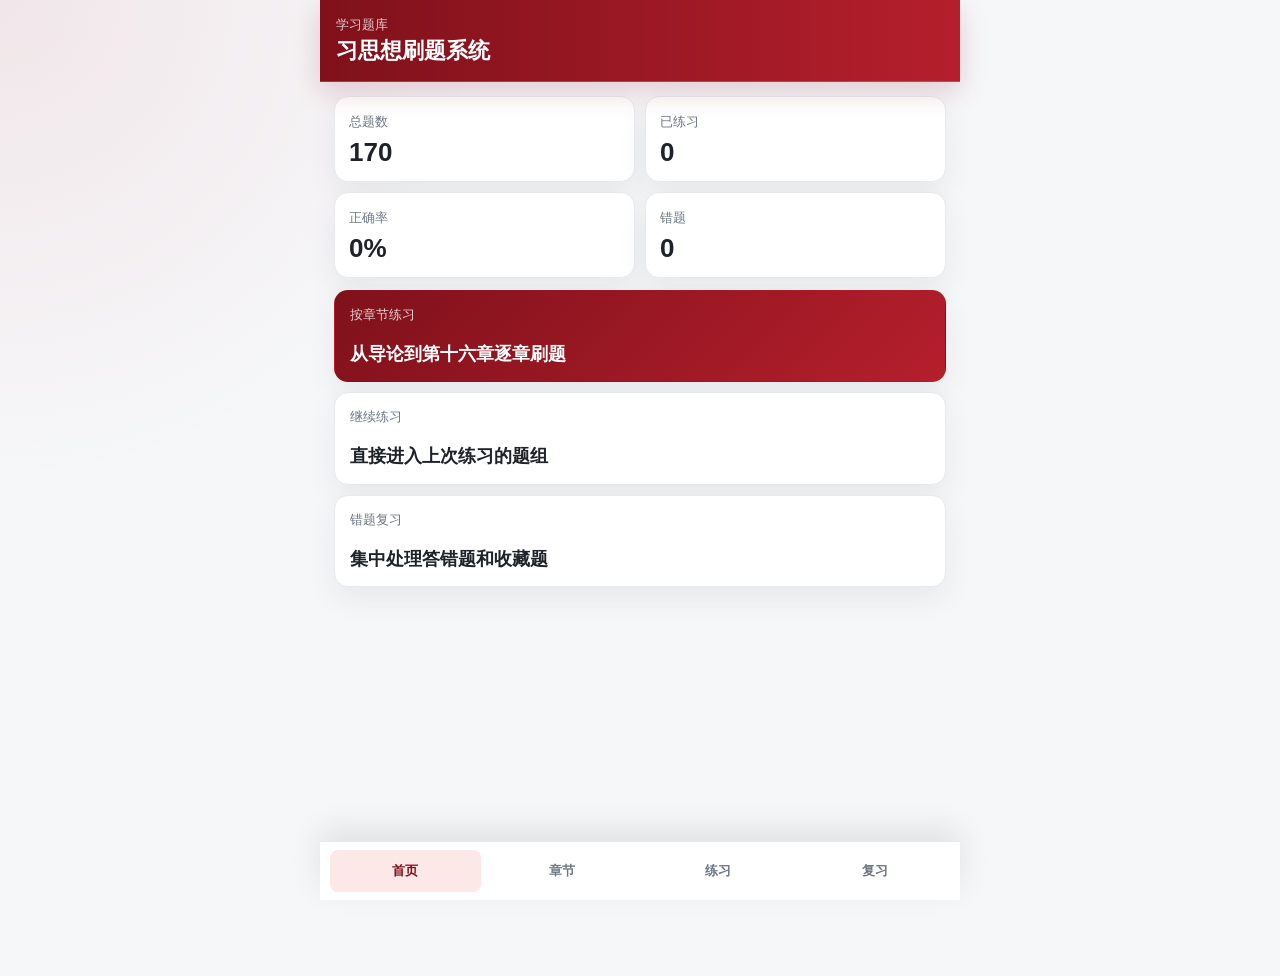
<file: index.html>
<!doctype html>
<html lang="zh-CN">
  <head>
    <meta charset="UTF-8" />
    <meta name="viewport" content="width=device-width, initial-scale=1.0, maximum-scale=1.0, user-scalable=no" />
    <title>首页 - 习思想刷题系统</title>
    <link rel="stylesheet" href="styles.css?v=20260612-5" />
  </head>
  <body data-page="home">
    <div class="app-shell">
      <header class="topbar simple-topbar">
        <div class="brand-block">
          <p class="eyebrow">学习题库</p>
          <h1>习思想刷题系统</h1>
        </div>
      </header>

      <main class="page-shell simple-page">
        <section class="summary-grid" aria-label="学习概览">
          <article class="metric-card">
            <span>总题数</span>
            <strong id="totalQuestions">0</strong>
          </article>
          <article class="metric-card">
            <span>已练习</span>
            <strong id="answeredQuestions">0</strong>
          </article>
          <article class="metric-card">
            <span>正确率</span>
            <strong id="accuracyRate">0%</strong>
          </article>
          <article class="metric-card">
            <span>错题</span>
            <strong id="mistakeCount">0</strong>
          </article>
        </section>

        <section class="home-actions simple-actions" aria-label="常用操作">
          <a class="feature-card primary-feature" href="chapters.html">
            <span>按章节练习</span>
            <strong>从导论到第十六章逐章刷题</strong>
          </a>
          <a class="feature-card" href="practice.html">
            <span>继续练习</span>
            <strong>直接进入上次练习的题组</strong>
          </a>
          <a class="feature-card" href="review.html">
            <span>错题复习</span>
            <strong>集中处理答错题和收藏题</strong>
          </a>
        </section>
      </main>

      <nav class="site-nav" aria-label="主要导航">
        <a href="index.html" class="active">首页</a>
        <a href="chapters.html">章节</a>
        <a href="practice.html">练习</a>
        <a href="review.html">复习</a>
      </nav>
    </div>

    <script src="app.js?v=20260612-5"></script>
    <script src="pages.js?v=20260612-5"></script>
  </body>
</html>
</file>
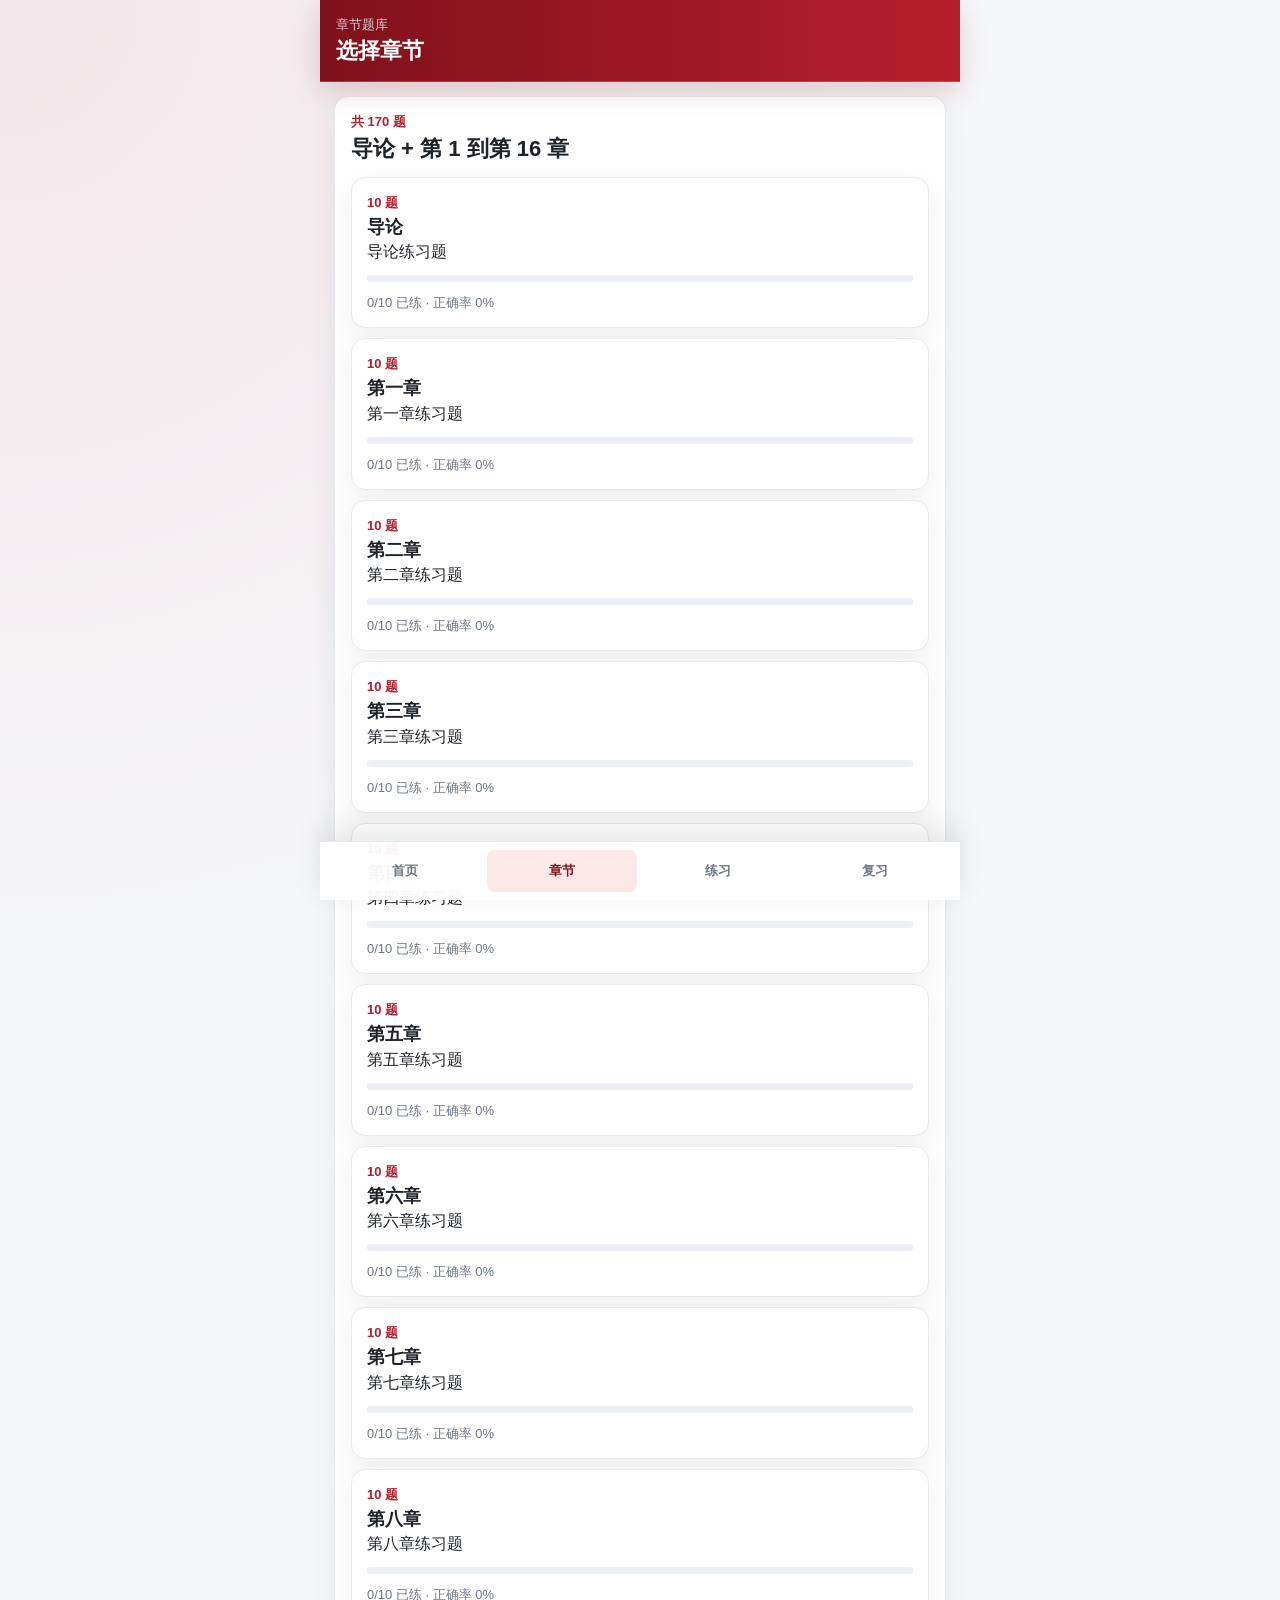
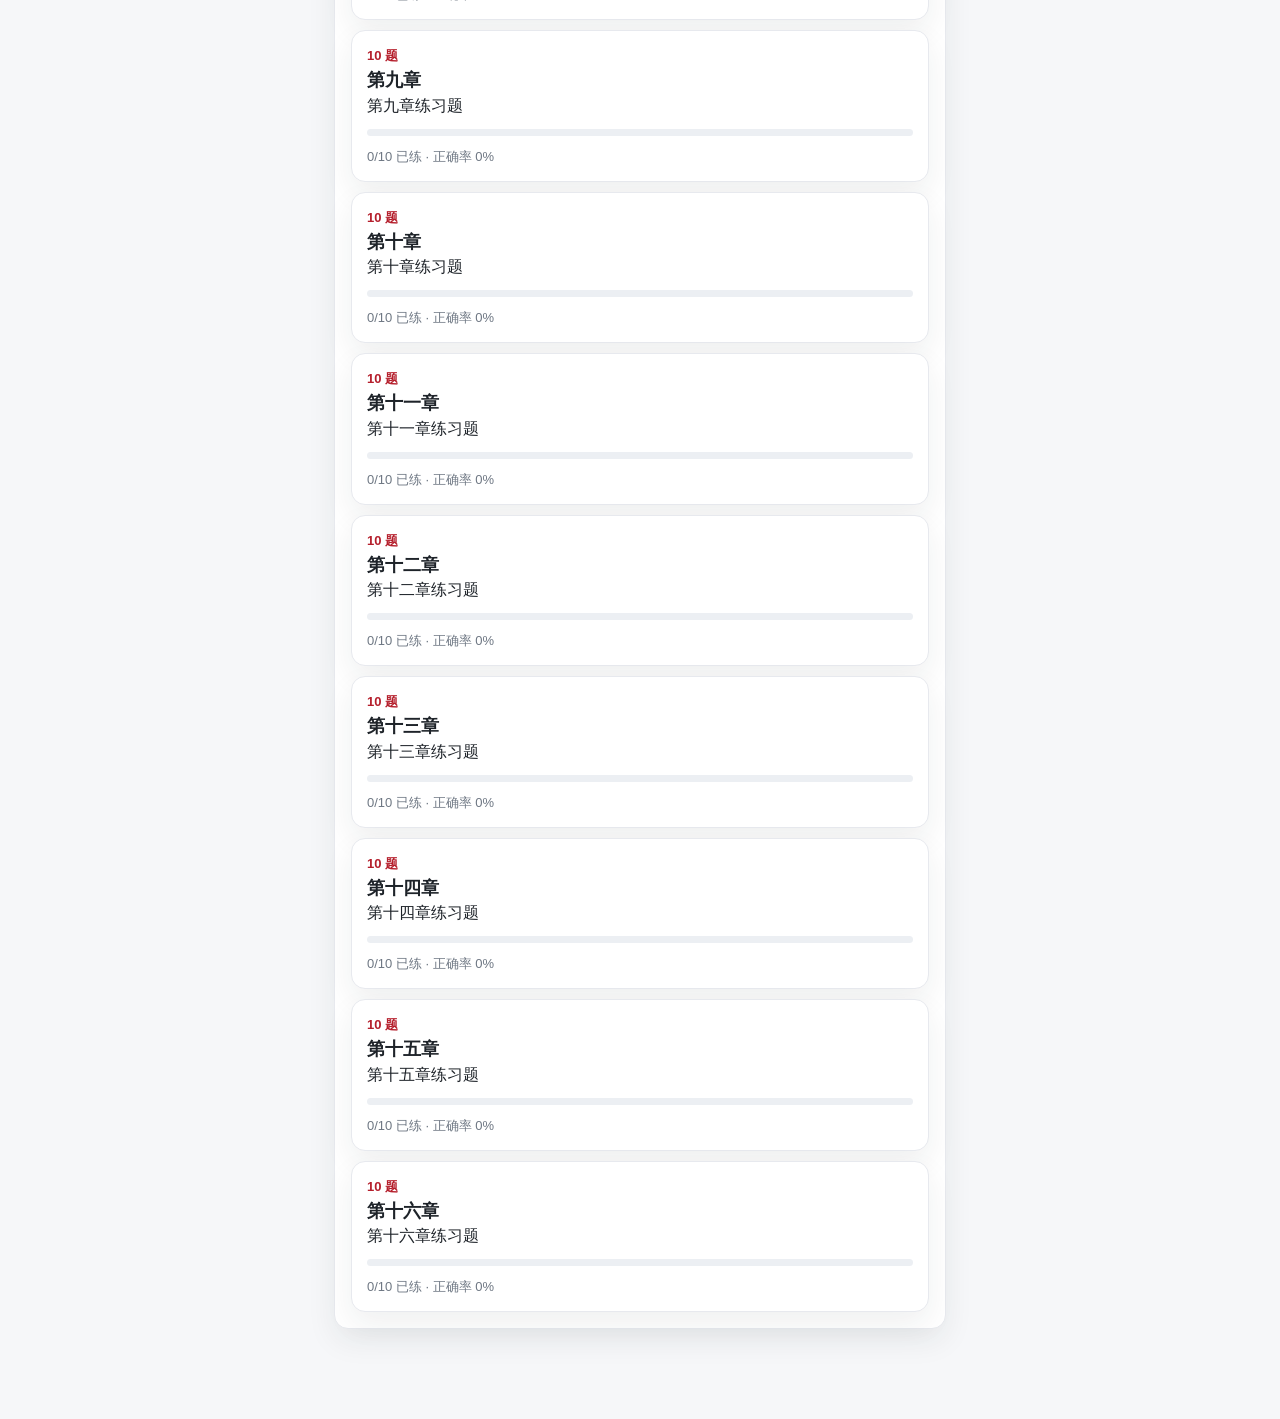
<file: chapters.html>
<!doctype html>
<html lang="zh-CN">
  <head>
    <meta charset="UTF-8" />
    <meta name="viewport" content="width=device-width, initial-scale=1.0, maximum-scale=1.0, user-scalable=no" />
    <title>章节 - 习思想刷题系统</title>
    <link rel="stylesheet" href="styles.css?v=20260612-5" />
  </head>
  <body data-page="chapters">
    <div class="app-shell">
      <header class="topbar simple-topbar">
        <div class="brand-block">
          <p class="eyebrow">章节题库</p>
          <h1>选择章节</h1>
        </div>
      </header>

      <main class="page-shell simple-page">
        <section class="page-section simple-section">
          <div class="section-heading">
            <p class="mode-label">共 170 题</p>
            <h2>导论 + 第 1 到第 16 章</h2>
          </div>
          <div id="chapterCards" class="chapter-card-grid simple-chapters"></div>
        </section>
      </main>

      <nav class="site-nav" aria-label="主要导航">
        <a href="index.html">首页</a>
        <a href="chapters.html" class="active">章节</a>
        <a href="practice.html">练习</a>
        <a href="review.html">复习</a>
      </nav>
    </div>

    <script src="app.js?v=20260612-5"></script>
    <script src="pages.js?v=20260612-5"></script>
  </body>
</html>
</file>
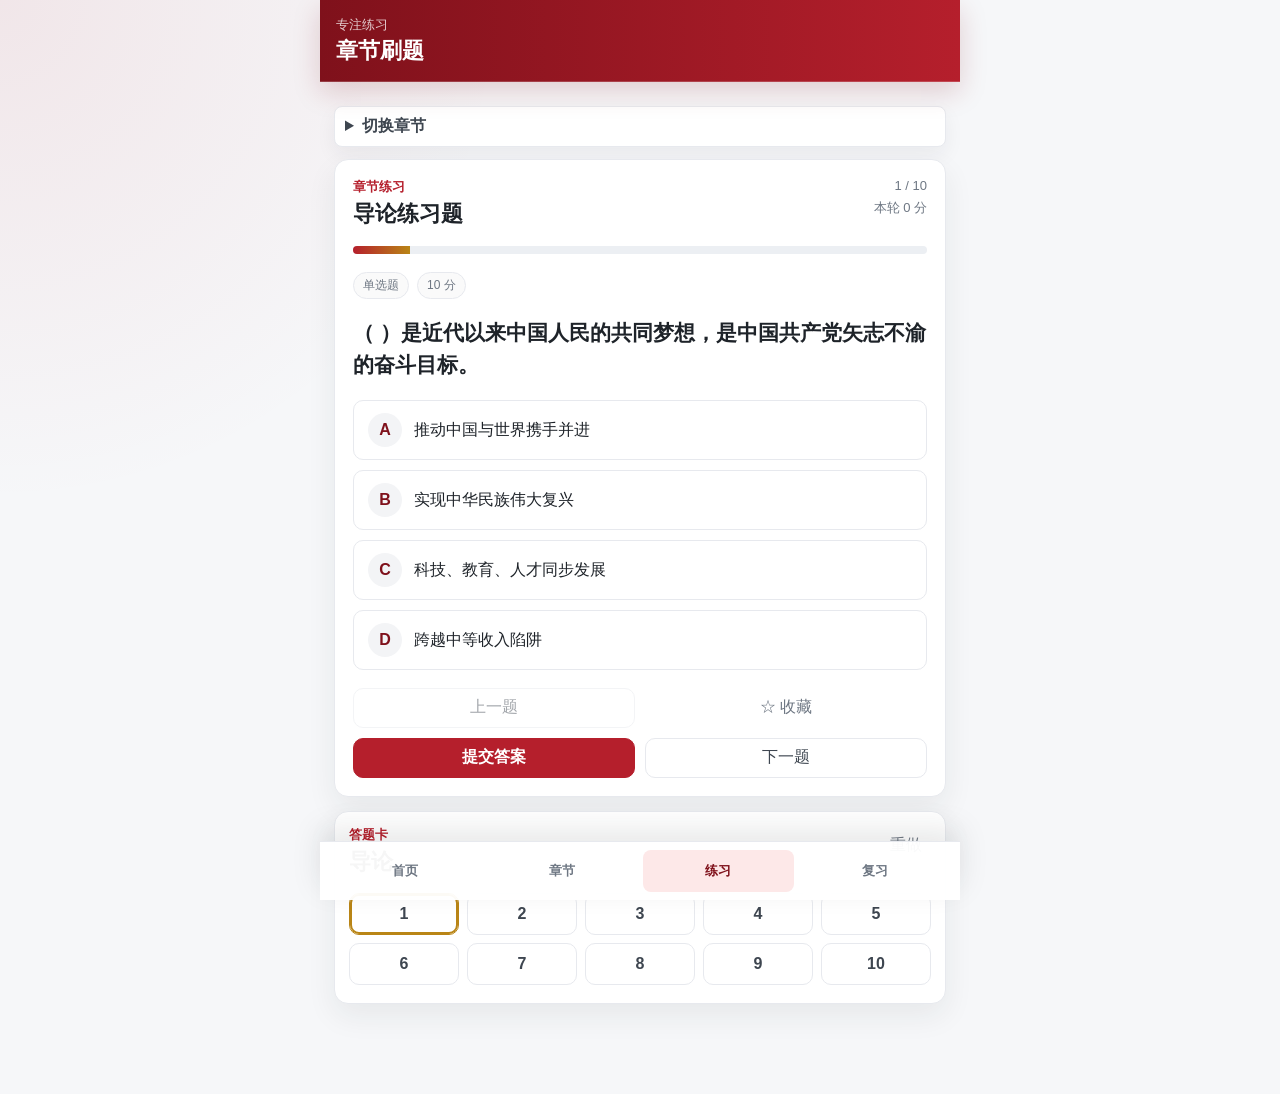
<file: practice.html>
<!doctype html>
<html lang="zh-CN">
  <head>
    <meta charset="UTF-8" />
    <meta name="viewport" content="width=device-width, initial-scale=1.0, maximum-scale=1.0, user-scalable=no" />
    <title>练习 - 习思想刷题系统</title>
    <link rel="stylesheet" href="styles.css?v=20260612-5" />
  </head>
  <body data-page="practice">
    <div class="app-shell">
      <header class="topbar simple-topbar">
        <div class="brand-block">
          <p class="eyebrow">专注练习</p>
          <h1>章节刷题</h1>
        </div>
      </header>

      <main class="workspace practice-page">
        <details class="chapter-picker simple-picker">
          <summary>切换章节</summary>
          <div id="chapterList" class="chapter-list"></div>
        </details>

        <section class="practice-layout">
          <article class="question-panel">
            <div class="practice-header">
              <div>
                <p class="mode-label" id="modeLabel">章节练习</p>
                <h2 id="setTitle">导论练习题</h2>
              </div>
              <div class="progress-copy">
                <span id="questionIndex">1 / 10</span>
                <span id="sessionScore">本轮 0 分</span>
              </div>
            </div>

            <div class="progress-bar" aria-hidden="true">
              <span id="progressFill"></span>
            </div>

            <div class="question-meta">
              <span id="questionType">单选题</span>
              <span id="questionPoint">10 分</span>
            </div>

            <h3 id="questionText"></h3>
            <div id="optionsList" class="options-list"></div>
            <div id="feedback" class="feedback" hidden></div>

            <div class="question-actions">
              <button class="ghost-button" id="prevQuestion" type="button">上一题</button>
              <button class="text-button" id="favoriteQuestion" type="button">☆ 收藏</button>
              <button class="primary-button" id="submitAnswer" type="button">提交</button>
              <button class="ghost-button" id="nextQuestion" type="button">下一题</button>
            </div>
          </article>

          <aside class="answer-sheet compact-sheet" aria-label="答题卡">
            <div class="sheet-header">
              <div>
                <p class="mode-label">答题卡</p>
                <h2 id="sheetTitle">导论</h2>
              </div>
              <button class="text-button" id="restartSet" type="button">重做</button>
            </div>
            <div id="answerGrid" class="answer-grid"></div>
            <div class="chapter-status" id="chapterStatus"></div>
          </aside>
        </section>
      </main>

      <nav class="site-nav" aria-label="主要导航">
        <a href="index.html">首页</a>
        <a href="chapters.html">章节</a>
        <a href="practice.html" class="active">练习</a>
        <a href="review.html">复习</a>
      </nav>
    </div>

    <script src="app.js?v=20260612-5"></script>
  </body>
</html>
</file>
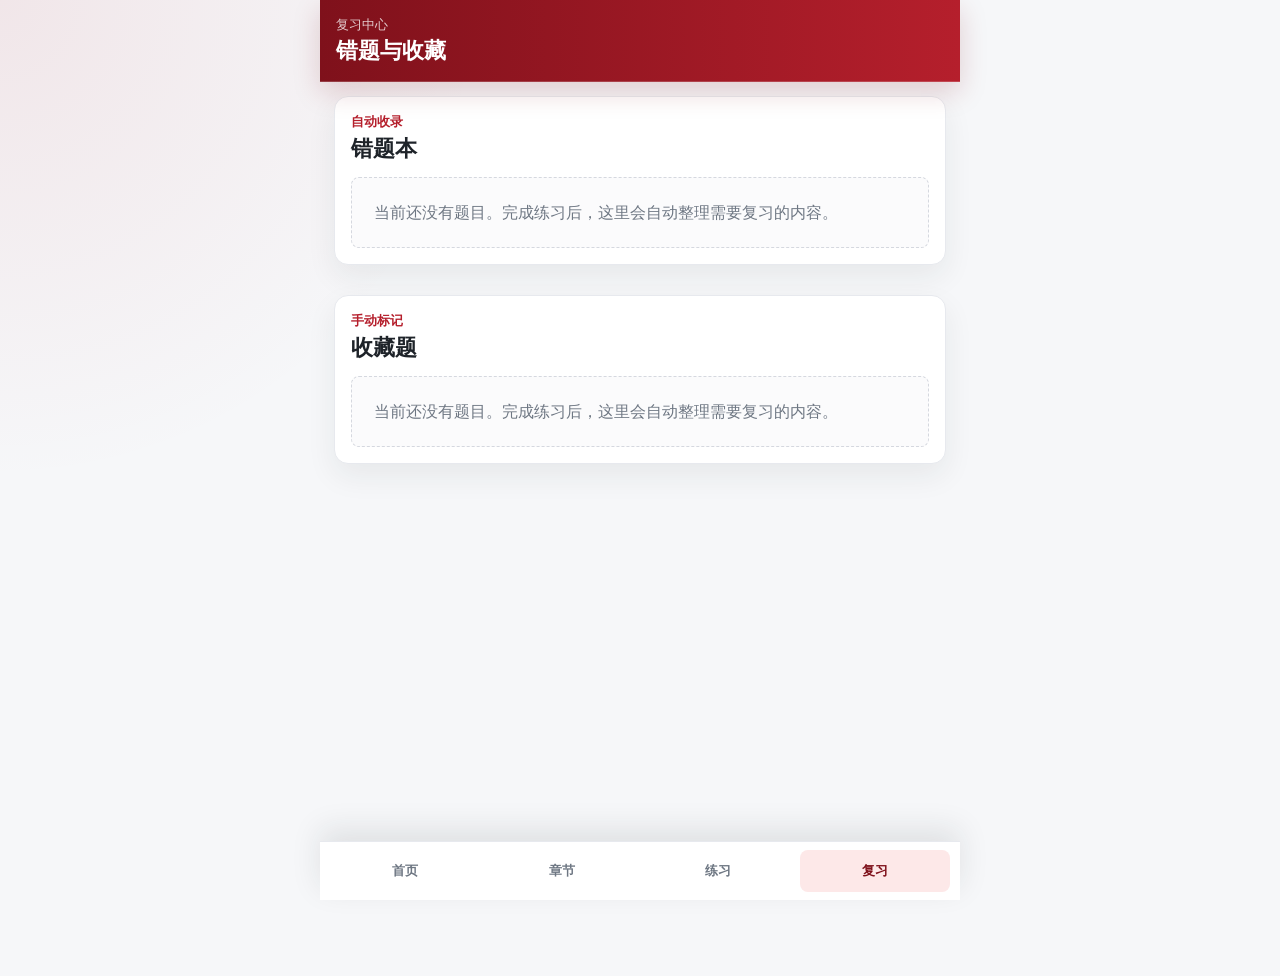
<file: review.html>
<!doctype html>
<html lang="zh-CN">
  <head>
    <meta charset="UTF-8" />
    <meta name="viewport" content="width=device-width, initial-scale=1.0, maximum-scale=1.0, user-scalable=no" />
    <title>复习 - 习思想刷题系统</title>
    <link rel="stylesheet" href="styles.css?v=20260612-5" />
  </head>
  <body data-page="review">
    <div class="app-shell">
      <header class="topbar simple-topbar">
        <div class="brand-block">
          <p class="eyebrow">复习中心</p>
          <h1>错题与收藏</h1>
        </div>
      </header>

      <main class="page-shell simple-page">
        <section class="page-section simple-section">
          <div class="section-heading">
            <p class="mode-label">自动收录</p>
            <h2>错题本</h2>
          </div>
          <div id="mistakeList" class="review-list"></div>
        </section>

        <section class="page-section simple-section">
          <div class="section-heading">
            <p class="mode-label">手动标记</p>
            <h2>收藏题</h2>
          </div>
          <div id="favoriteList" class="review-list"></div>
        </section>
      </main>

      <nav class="site-nav" aria-label="主要导航">
        <a href="index.html">首页</a>
        <a href="chapters.html">章节</a>
        <a href="practice.html">练习</a>
        <a href="review.html" class="active">复习</a>
      </nav>
    </div>

    <script src="app.js?v=20260612-5"></script>
    <script src="pages.js?v=20260612-5"></script>
  </body>
</html>
</file>
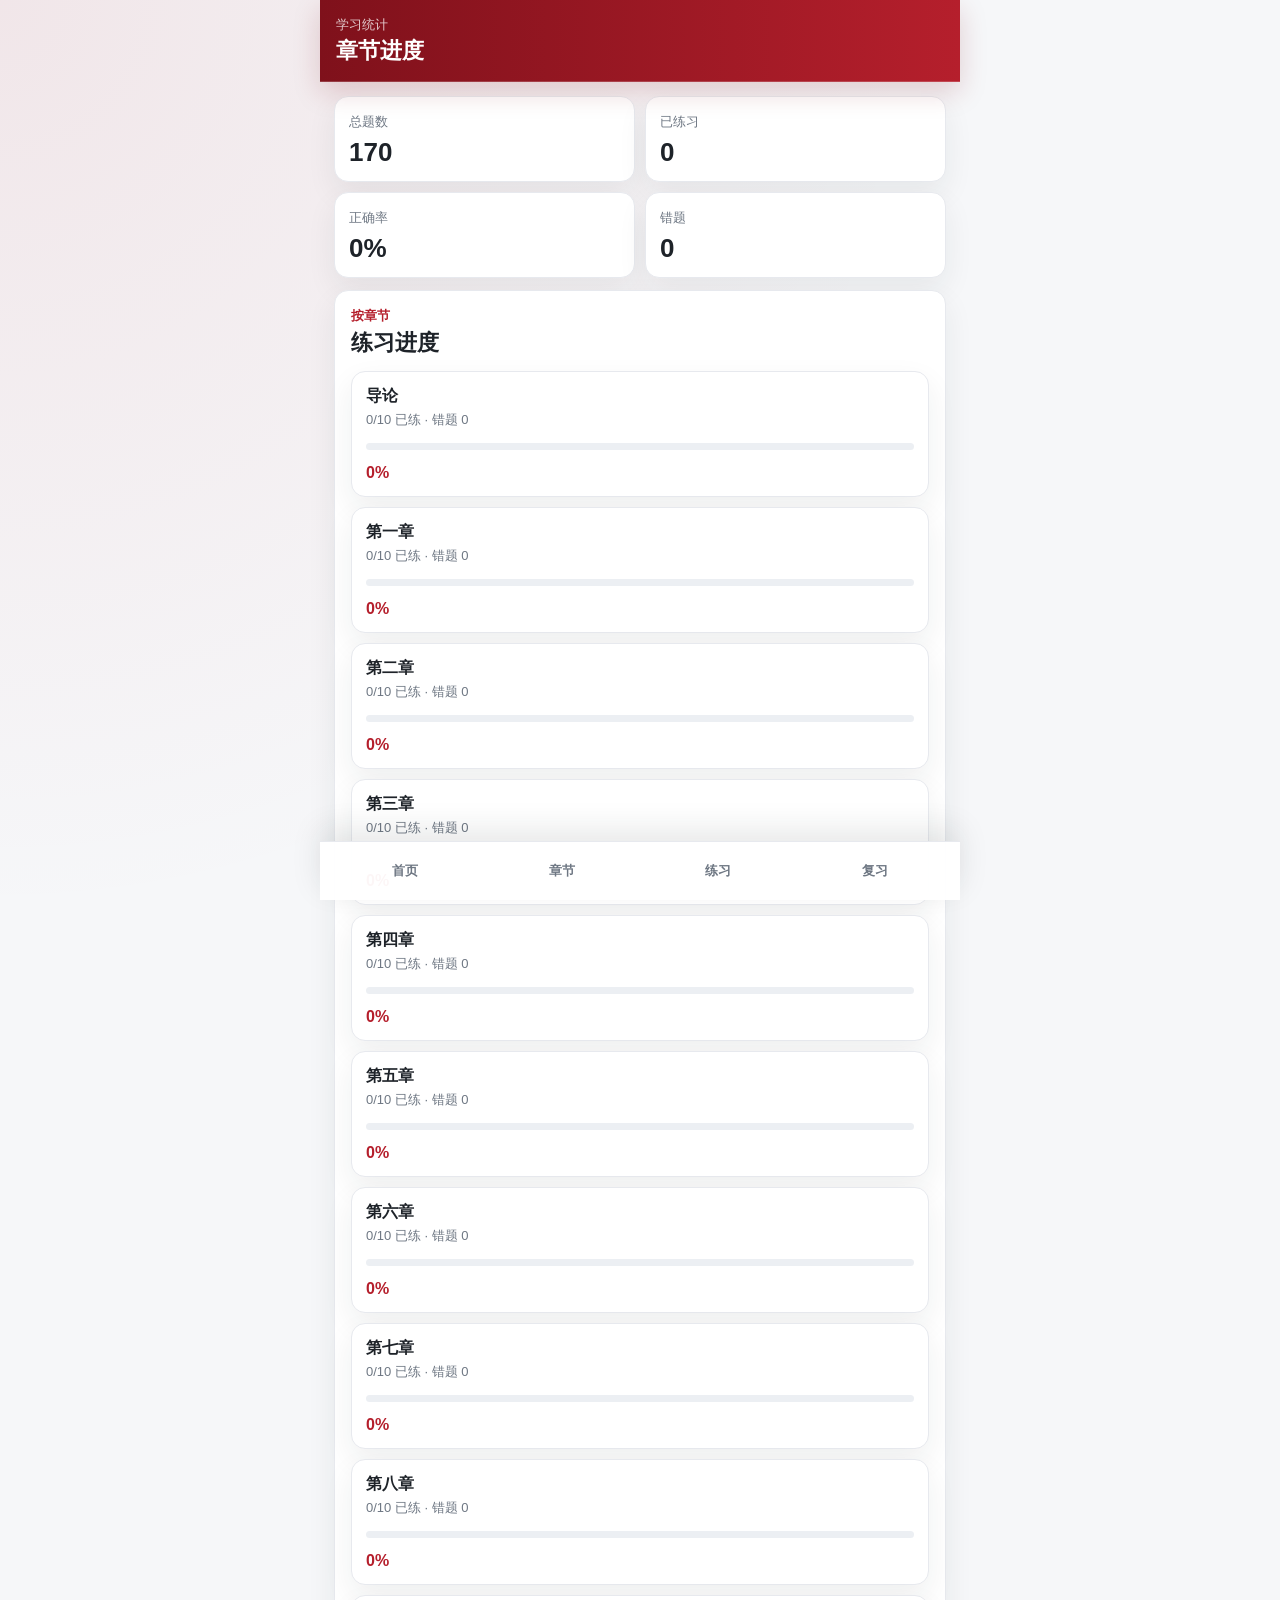
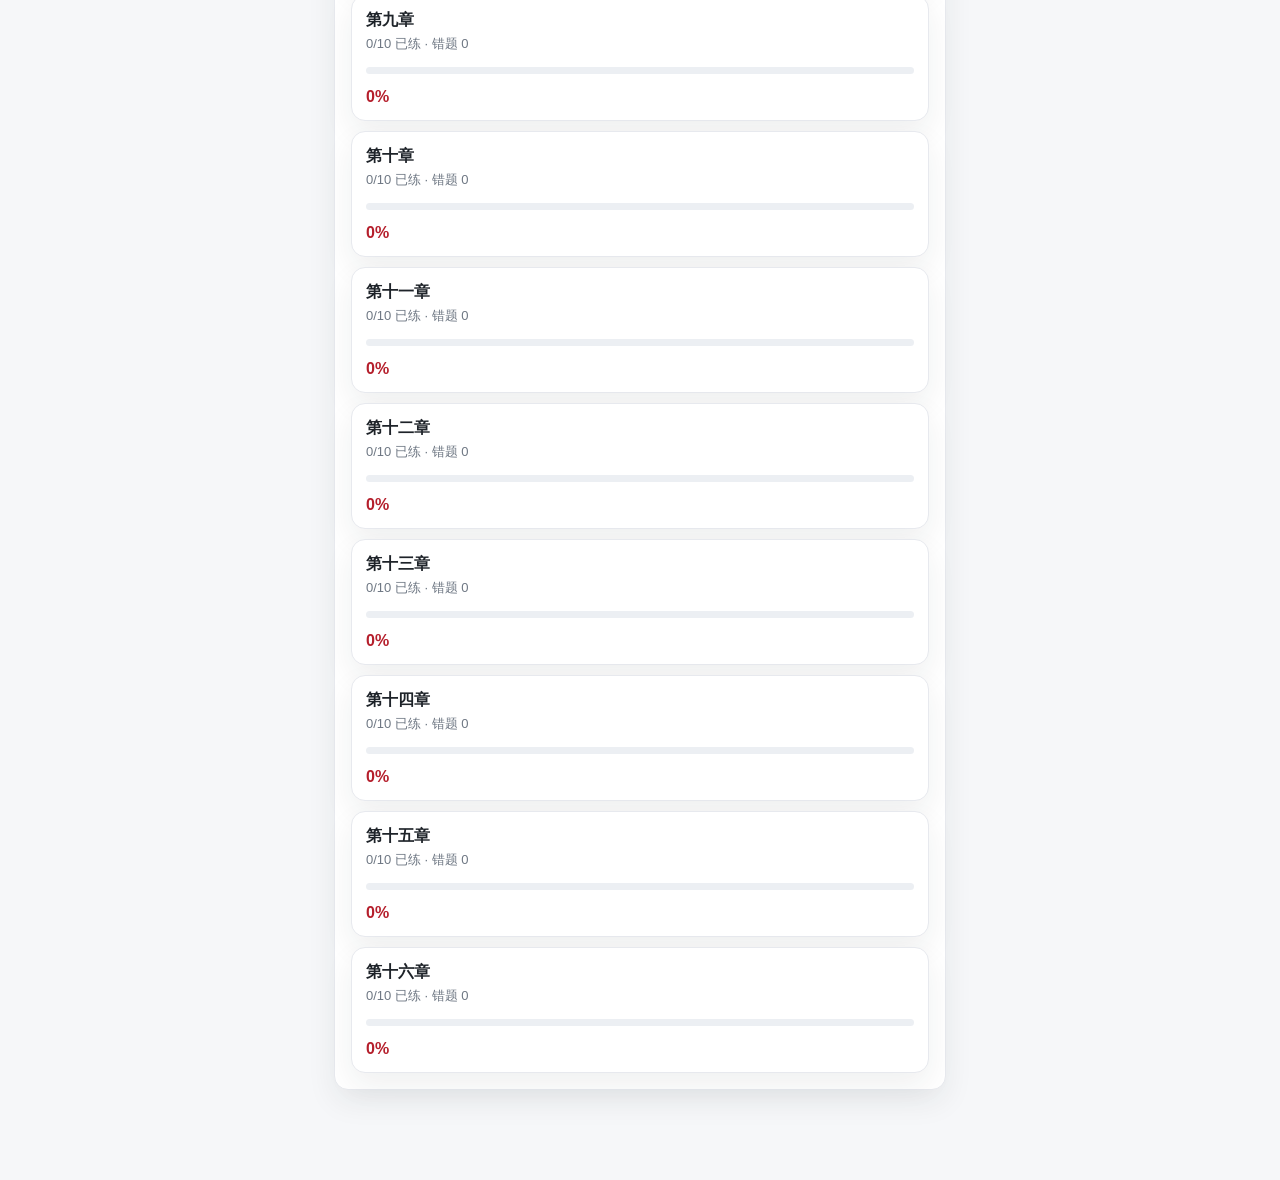
<file: stats.html>
<!doctype html>
<html lang="zh-CN">
  <head>
    <meta charset="UTF-8" />
    <meta name="viewport" content="width=device-width, initial-scale=1.0, maximum-scale=1.0, user-scalable=no" />
    <title>统计 - 习思想刷题系统</title>
    <link rel="stylesheet" href="styles.css?v=20260612-5" />
  </head>
  <body data-page="stats">
    <div class="app-shell">
      <header class="topbar simple-topbar">
        <div class="brand-block">
          <p class="eyebrow">学习统计</p>
          <h1>章节进度</h1>
        </div>
      </header>

      <main class="page-shell simple-page">
        <section class="summary-grid" aria-label="学习概览">
          <article class="metric-card">
            <span>总题数</span>
            <strong id="totalQuestions">0</strong>
          </article>
          <article class="metric-card">
            <span>已练习</span>
            <strong id="answeredQuestions">0</strong>
          </article>
          <article class="metric-card">
            <span>正确率</span>
            <strong id="accuracyRate">0%</strong>
          </article>
          <article class="metric-card">
            <span>错题</span>
            <strong id="mistakeCount">0</strong>
          </article>
        </section>

        <section class="page-section simple-section">
          <div class="section-heading">
            <p class="mode-label">按章节</p>
            <h2>练习进度</h2>
          </div>
          <div id="chapterStats" class="stats-list"></div>
        </section>
      </main>

      <nav class="site-nav" aria-label="主要导航">
        <a href="index.html">首页</a>
        <a href="chapters.html">章节</a>
        <a href="practice.html">练习</a>
        <a href="review.html">复习</a>
      </nav>
    </div>

    <script src="app.js?v=20260612-5"></script>
    <script src="pages.js?v=20260612-5"></script>
  </body>
</html>
</file>
<file: styles.css>
:root {
  --red-900: #7f111b;
  --red-700: #b51f2c;
  --red-100: #fde8e8;
  --gold-600: #b98516;
  --gold-100: #fff4d9;
  --green-700: #1e7a48;
  --green-100: #e4f6ea;
  --ink-900: #1e2329;
  --ink-700: #3e4650;
  --ink-500: #6e7783;
  --line: #e7e9ee;
  --paper: #ffffff;
  --page: #f6f7f9;
  --shadow: 0 16px 40px rgba(33, 37, 43, 0.08);
}

* {
  box-sizing: border-box;
}

html,
body {
  overflow-x: hidden;
}

body {
  margin: 0;
  min-width: 320px;
  color: var(--ink-900);
  background: var(--page);
  font-family:
    "Microsoft YaHei",
    "PingFang SC",
    "Noto Sans CJK SC",
    Arial,
    sans-serif;
}

button {
  font: inherit;
}

a {
  color: inherit;
  text-decoration: none;
}

.app-shell {
  min-height: 100vh;
}

.topbar {
  min-height: 88px;
  padding: 18px clamp(16px, 4vw, 42px);
  color: #fff;
  background: linear-gradient(90deg, var(--red-900), var(--red-700));
  display: flex;
  align-items: center;
  justify-content: space-between;
  gap: 16px;
}

.eyebrow,
.mode-label {
  margin: 0 0 4px;
  color: rgba(255, 255, 255, 0.78);
  font-size: 13px;
}

.mode-label {
  color: var(--red-700);
  font-weight: 700;
}

.topbar h1 {
  margin: 0;
  font-size: 26px;
  line-height: 1.2;
  letter-spacing: 0;
}

.brand-block {
  min-width: 180px;
}

.site-nav {
  display: flex;
  align-items: center;
  justify-content: center;
  gap: 6px;
  flex: 1 1 auto;
  flex-wrap: wrap;
}

.site-nav a {
  min-height: 36px;
  padding: 8px 12px;
  display: inline-flex;
  align-items: center;
  justify-content: center;
  border: 1px solid rgba(255, 255, 255, 0.22);
  border-radius: 8px;
  color: rgba(255, 255, 255, 0.86);
  font-size: 14px;
  font-weight: 700;
}

.site-nav a.active,
.site-nav a:hover {
  color: #fff;
  background: rgba(255, 255, 255, 0.14);
}

.top-actions,
.question-actions {
  display: flex;
  align-items: center;
  gap: 10px;
  flex-wrap: wrap;
}

.workspace {
  display: grid;
  grid-template-columns: 260px minmax(0, 1fr);
  gap: 18px;
  padding: 18px clamp(16px, 4vw, 42px) 32px;
}

.page-shell {
  width: min(1180px, 100%);
  margin: 0 auto;
  padding: 18px clamp(16px, 4vw, 42px) 36px;
}

.two-column-page {
  display: grid;
  grid-template-columns: repeat(2, minmax(0, 1fr));
  gap: 18px;
}

.sidebar,
.question-panel,
.answer-sheet,
.metric-card,
.page-section,
.feature-card,
.chapter-card,
.review-item,
.stats-row {
  background: var(--paper);
  border: 1px solid var(--line);
  border-radius: 8px;
  box-shadow: var(--shadow);
}

.page-section {
  padding: 18px;
}

.page-section + .page-section {
  margin-top: 18px;
}

.two-column-page .page-section + .page-section {
  margin-top: 0;
}

.section-heading {
  margin-bottom: 14px;
}

.section-heading h2 {
  margin: 0;
  font-size: 22px;
  line-height: 1.25;
}

.home-actions {
  display: grid;
  grid-template-columns: repeat(4, minmax(0, 1fr));
  gap: 12px;
  margin-bottom: 18px;
}

.feature-card {
  min-height: 128px;
  padding: 16px;
  display: grid;
  align-content: space-between;
  gap: 18px;
  transition:
    transform 0.15s ease,
    border-color 0.15s ease;
}

.feature-card:hover,
.chapter-card:hover,
.review-item:hover,
.stats-row:hover {
  border-color: var(--red-100);
  transform: translateY(-1px);
}

.feature-card span,
.chapter-card small,
.stats-row span,
.review-item span,
.review-item p {
  color: var(--ink-500);
  font-size: 13px;
}

.feature-card strong {
  font-size: 18px;
  line-height: 1.35;
}

.primary-feature {
  color: #fff;
  border-color: transparent;
  background: linear-gradient(135deg, var(--red-900), var(--red-700));
}

.primary-feature span {
  color: rgba(255, 255, 255, 0.8);
}

.chapter-card-grid {
  display: grid;
  grid-template-columns: repeat(4, minmax(0, 1fr));
  gap: 12px;
}

.chapter-card-grid.compact {
  grid-template-columns: repeat(3, minmax(0, 1fr));
}

.chapter-card {
  min-height: 150px;
  padding: 16px;
  display: grid;
  align-content: space-between;
  gap: 12px;
}

.chapter-card h3,
.review-item h3 {
  margin: 4px 0;
  font-size: 20px;
  line-height: 1.25;
}

.chapter-card p,
.review-item p {
  margin: 0;
}

.mini-progress,
.stats-progress {
  height: 7px;
  overflow: hidden;
  border-radius: 999px;
  background: #eceff3;
}

.mini-progress span,
.stats-progress span {
  height: 100%;
  display: block;
  border-radius: inherit;
  background: linear-gradient(90deg, var(--gold-600), var(--red-700));
}

.review-list,
.stats-list {
  display: grid;
  gap: 10px;
}

.review-item {
  padding: 14px;
  display: grid;
  gap: 6px;
}

.review-item h3 {
  font-size: 16px;
}

.stats-row {
  padding: 14px;
  display: grid;
  grid-template-columns: minmax(0, 220px) minmax(0, 1fr) 56px;
  align-items: center;
  gap: 14px;
}

.stats-row div:first-child {
  display: grid;
  gap: 4px;
}

.stats-row b {
  text-align: right;
  color: var(--red-700);
}

.sidebar {
  align-self: start;
  padding: 16px;
  position: sticky;
  top: 16px;
}

.nav-section + .nav-section {
  margin-top: 22px;
}

.nav-section h2 {
  margin: 0 0 10px;
  color: var(--ink-500);
  font-size: 13px;
  font-weight: 700;
}

.nav-item,
.chapter-button {
  width: 100%;
  min-height: 42px;
  border: 1px solid transparent;
  border-radius: 6px;
  background: transparent;
  color: var(--ink-700);
  display: flex;
  align-items: center;
  justify-content: space-between;
  gap: 10px;
  padding: 9px 10px;
  cursor: pointer;
  text-align: left;
}

.nav-item:hover,
.chapter-button:hover {
  background: #f3f4f6;
}

.nav-item.active,
.chapter-button.active {
  color: var(--red-900);
  border-color: var(--red-100);
  background: var(--red-100);
  font-weight: 700;
}

.chapter-list {
  display: grid;
  gap: 8px;
}

.chapter-title {
  display: grid;
  gap: 3px;
}

.chapter-title strong {
  font-size: 15px;
}

.chapter-title span {
  color: var(--ink-500);
  font-size: 12px;
}

.chapter-badge {
  min-width: 44px;
  text-align: center;
  color: var(--gold-600);
  background: var(--gold-100);
  border-radius: 999px;
  padding: 3px 8px;
  font-size: 12px;
  font-weight: 700;
}

.content-area {
  min-width: 0;
}

.summary-grid {
  display: grid;
  grid-template-columns: repeat(4, minmax(0, 1fr));
  gap: 12px;
  margin-bottom: 18px;
}

.metric-card {
  min-height: 90px;
  padding: 16px;
  display: grid;
  align-content: center;
  gap: 8px;
}

.metric-card span {
  color: var(--ink-500);
  font-size: 13px;
}

.metric-card strong {
  font-size: 28px;
  line-height: 1;
}

.practice-layout {
  display: grid;
  grid-template-columns: minmax(0, 1fr) 310px;
  gap: 18px;
  align-items: start;
}

.question-panel,
.answer-sheet {
  padding: 20px;
}

.practice-header,
.sheet-header {
  display: flex;
  justify-content: space-between;
  gap: 16px;
}

.practice-header h2,
.sheet-header h2 {
  margin: 0;
  font-size: 22px;
  line-height: 1.25;
}

.progress-copy {
  display: flex;
  flex-direction: column;
  gap: 6px;
  color: var(--ink-500);
  font-size: 13px;
  text-align: right;
  white-space: nowrap;
}

.progress-bar {
  height: 8px;
  margin: 18px 0;
  overflow: hidden;
  border-radius: 999px;
  background: #eceff3;
}

.progress-bar span {
  display: block;
  height: 100%;
  width: 0;
  background: linear-gradient(90deg, var(--red-700), var(--gold-600));
  transition: width 180ms ease;
}

.question-meta {
  display: flex;
  gap: 8px;
  margin-bottom: 14px;
}

.question-meta span {
  border: 1px solid var(--line);
  border-radius: 999px;
  padding: 4px 9px;
  color: var(--ink-500);
  background: #fafafa;
  font-size: 12px;
}

#questionText {
  margin: 0 0 18px;
  font-size: 22px;
  line-height: 1.55;
  letter-spacing: 0;
}

.options-list {
  display: grid;
  gap: 10px;
}

.option-button {
  width: 100%;
  min-height: 58px;
  border: 1px solid var(--line);
  border-radius: 8px;
  background: #fff;
  color: var(--ink-900);
  display: grid;
  grid-template-columns: 34px minmax(0, 1fr);
  align-items: center;
  gap: 12px;
  padding: 12px 14px;
  cursor: pointer;
  text-align: left;
}

.option-button:hover {
  border-color: #d4b56a;
  background: #fffdf7;
}

.option-button.selected {
  border-color: var(--red-700);
  background: var(--red-100);
}

.option-button.correct {
  border-color: var(--green-700);
  background: var(--green-100);
}

.option-button.wrong {
  border-color: var(--red-700);
  background: var(--red-100);
}

.option-key {
  width: 34px;
  height: 34px;
  border-radius: 50%;
  color: var(--red-900);
  background: #f3f4f6;
  display: inline-grid;
  place-items: center;
  font-weight: 800;
}

.option-button.selected .option-key,
.option-button.wrong .option-key {
  color: #fff;
  background: var(--red-700);
}

.option-button.correct .option-key {
  color: #fff;
  background: var(--green-700);
}

.option-text {
  line-height: 1.45;
  overflow-wrap: anywhere;
}

.feedback {
  margin-top: 16px;
  border-radius: 8px;
  padding: 14px;
  line-height: 1.55;
  border: 1px solid var(--line);
  background: #fafafa;
}

.feedback.correct {
  color: var(--green-700);
  border-color: #bfe6cc;
  background: var(--green-100);
}

.feedback.wrong {
  color: var(--red-900);
  border-color: #f0b7bb;
  background: var(--red-100);
}

.question-actions {
  justify-content: flex-end;
  margin-top: 18px;
}

.primary-button,
.ghost-button,
.icon-button,
.text-button {
  min-height: 40px;
  border-radius: 6px;
  cursor: pointer;
  display: inline-flex;
  align-items: center;
  justify-content: center;
}

.primary-button {
  border: 1px solid var(--red-700);
  background: var(--red-700);
  color: #fff;
  padding: 0 16px;
  font-weight: 700;
}

.primary-button:hover {
  background: var(--red-900);
}

.ghost-button {
  border: 1px solid var(--line);
  background: #fff;
  color: var(--ink-700);
  padding: 0 14px;
}

.ghost-button:hover,
.text-button:hover {
  border-color: var(--red-700);
  color: var(--red-700);
}

.icon-button {
  width: 40px;
  border: 1px solid rgba(255, 255, 255, 0.5);
  background: rgba(255, 255, 255, 0.12);
  color: #fff;
  font-size: 20px;
}

.text-button {
  border: 1px solid transparent;
  background: transparent;
  color: var(--ink-500);
  padding: 0 8px;
}

button:disabled {
  opacity: 0.48;
  cursor: not-allowed;
}

.answer-grid {
  display: grid;
  grid-template-columns: repeat(5, 42px);
  gap: 8px;
  margin: 18px 0;
}

.answer-dot {
  width: 42px;
  height: 42px;
  border: 1px solid var(--line);
  border-radius: 6px;
  background: #fff;
  color: var(--ink-700);
  cursor: pointer;
  font-weight: 700;
}

.answer-dot.current {
  border-color: var(--gold-600);
  box-shadow: inset 0 0 0 2px var(--gold-600);
}

.answer-dot.done {
  color: #fff;
  border-color: var(--green-700);
  background: var(--green-700);
}

.answer-dot.missed {
  color: #fff;
  border-color: var(--red-700);
  background: var(--red-700);
}

.chapter-status {
  display: grid;
  gap: 10px;
  color: var(--ink-500);
  font-size: 14px;
  line-height: 1.5;
}

.status-row {
  display: flex;
  justify-content: space-between;
  gap: 12px;
  border-top: 1px solid var(--line);
  padding-top: 10px;
}

.empty-state {
  border: 1px dashed #d5d8df;
  border-radius: 8px;
  padding: 22px;
  color: var(--ink-500);
  background: #fbfbfc;
  line-height: 1.6;
}

@media (max-width: 1040px) {
  .workspace,
  .practice-layout {
    grid-template-columns: 1fr;
  }

  .sidebar {
    position: static;
  }

  .nav-section:first-child {
    display: grid;
  }

  .nav-section:first-child .nav-item {
    justify-content: center;
  }

  .answer-grid {
    grid-template-columns: repeat(10, 42px);
  }
}

@media (max-width: 720px) {
  .workspace {
    gap: 12px;
    padding: 12px;
  }

  .topbar,
  .practice-header,
  .sheet-header {
    align-items: flex-start;
    flex-direction: column;
  }

  .topbar {
    min-height: auto;
    padding: 14px 12px;
  }

  .top-actions {
    width: 100%;
  }

  .top-actions .primary-button {
    flex: 1 1 auto;
  }

  .sidebar {
    order: 2;
    padding: 12px;
  }

  .content-area {
    order: 1;
  }

  .nav-section:first-child {
    grid-template-columns: repeat(2, minmax(0, 1fr));
    gap: 8px;
  }

  .nav-section:first-child h2 {
    grid-column: 1 / -1;
  }

  .nav-section:first-child .nav-item {
    min-height: 40px;
    padding: 8px;
    text-align: center;
  }

  .chapter-list {
    grid-template-columns: repeat(2, minmax(0, 1fr));
  }

  .chapter-button {
    min-height: 62px;
    align-items: flex-start;
    flex-direction: column;
    gap: 8px;
    padding: 10px;
  }

  .chapter-badge {
    min-width: 0;
  }

  .summary-grid {
    grid-template-columns: repeat(2, minmax(0, 1fr));
    gap: 8px;
    margin-bottom: 12px;
  }

  .metric-card {
    min-height: 76px;
    padding: 12px;
  }

  .metric-card strong {
    font-size: 24px;
  }

  .question-panel,
  .answer-sheet {
    padding: 16px;
  }

  .practice-layout {
    gap: 12px;
  }

  .practice-header h2,
  .sheet-header h2 {
    font-size: 20px;
  }

  #questionText {
    font-size: 19px;
  }

  .option-button {
    min-height: 54px;
  }

  .progress-copy {
    text-align: left;
    white-space: normal;
  }

  .answer-grid {
    grid-template-columns: repeat(5, minmax(0, 1fr));
  }

  .answer-dot {
    width: 100%;
  }

  .question-actions {
    justify-content: stretch;
  }

  .question-actions button {
    flex: 1 1 120px;
  }
}

@media (max-width: 420px) {
  .summary-grid {
    grid-template-columns: repeat(2, minmax(0, 1fr));
  }

  .topbar h1 {
    font-size: 22px;
  }

  .chapter-list {
    grid-template-columns: repeat(2, minmax(0, 1fr));
  }

  .question-actions {
    gap: 8px;
  }

  .question-actions button {
    flex-basis: calc(50% - 4px);
  }

  .primary-button,
  .ghost-button,
  .icon-button,
  .text-button {
    min-height: 42px;
  }

  .option-button {
    grid-template-columns: 30px minmax(0, 1fr);
    padding: 10px;
  }

  .option-key {
    width: 30px;
    height: 30px;
  }
}

@media (max-width: 1040px) {
  .home-actions,
  .chapter-card-grid,
  .chapter-card-grid.compact {
    grid-template-columns: repeat(2, minmax(0, 1fr));
  }

  .two-column-page {
    grid-template-columns: 1fr;
  }

  .stats-row {
    grid-template-columns: minmax(0, 1fr);
  }

  .stats-row b {
    text-align: left;
  }
}

@media (max-width: 720px) {
  .page-shell {
    padding: 12px;
  }

  .brand-block {
    min-width: 0;
  }

  .site-nav {
    width: 100%;
    justify-content: flex-start;
    order: 3;
  }

  .site-nav a {
    flex: 1 1 calc(20% - 6px);
    min-height: 38px;
    padding: 7px 6px;
  }

  .home-actions {
    grid-template-columns: repeat(2, minmax(0, 1fr));
    gap: 8px;
  }

  .feature-card {
    min-height: 112px;
    padding: 14px;
  }

  .feature-card strong {
    font-size: 16px;
  }

  .chapter-card-grid,
  .chapter-card-grid.compact {
    grid-template-columns: repeat(2, minmax(0, 1fr));
    gap: 8px;
  }

  .chapter-card,
  .page-section,
  .review-item,
  .stats-row {
    padding: 14px;
  }

  .chapter-card h3,
  .section-heading h2 {
    font-size: 19px;
  }
}

@media (max-width: 420px) {
  .site-nav a {
    flex-basis: calc(33.333% - 6px);
    font-size: 13px;
  }

  .home-actions {
    grid-template-columns: 1fr;
  }

  .chapter-card {
    min-height: 136px;
  }
}

/* Reference-style app layout: compact, mobile-first, and focused on practicing. */
.workspace,
.page-shell {
  width: min(760px, 100%);
  margin: 0 auto;
}

.workspace,
.practice-layout,
.two-column-page {
  grid-template-columns: 1fr;
}

.content-area {
  order: 1;
}

.sidebar {
  order: 2;
  position: static;
}

.sidebar .nav-section:first-child {
  display: grid;
  grid-template-columns: repeat(5, minmax(0, 1fr));
  gap: 8px;
}

.sidebar .nav-section:first-child h2 {
  grid-column: 1 / -1;
}

.sidebar .nav-section:first-child .nav-item {
  justify-content: center;
  min-height: 42px;
  padding: 8px;
  text-align: center;
}

.chapter-list,
.home-actions,
.chapter-card-grid,
.chapter-card-grid.compact {
  grid-template-columns: repeat(2, minmax(0, 1fr));
}

.answer-grid {
  grid-template-columns: repeat(5, minmax(0, 1fr));
}

.answer-dot {
  width: 100%;
}

.question-panel,
.answer-sheet,
.sidebar,
.page-section,
.metric-card,
.feature-card,
.chapter-card,
.review-item,
.stats-row {
  box-shadow: 0 10px 28px rgba(33, 37, 43, 0.07);
}

@media (min-width: 900px) {
  .topbar {
    justify-content: center;
  }

  .brand-block,
  .top-actions {
    flex: 0 0 210px;
  }

  .site-nav {
    flex: 0 1 430px;
  }
}

@media (max-width: 560px) {
  .sidebar .nav-section:first-child {
    grid-template-columns: repeat(2, minmax(0, 1fr));
  }

  .home-actions {
    grid-template-columns: 1fr;
  }

  .chapter-card-grid,
  .chapter-card-grid.compact,
  .chapter-list {
    grid-template-columns: repeat(2, minmax(0, 1fr));
  }
}

/* Clean app framework inspired by the 毛概 reference. */
body {
  padding-bottom: 76px;
  background:
    radial-gradient(circle at top left, rgba(181, 31, 44, 0.08), transparent 30%),
    var(--page);
  -webkit-tap-highlight-color: transparent;
}

.app-shell {
  width: min(640px, 100%);
  margin: 0 auto;
  min-height: 100vh;
}

.topbar {
  width: min(640px, 100%);
  min-height: 82px;
  margin: 0 auto;
  padding: 16px;
  position: sticky;
  top: 0;
  z-index: 30;
  border-bottom: 1px solid rgba(255, 255, 255, 0.18);
  box-shadow: 0 10px 26px rgba(127, 17, 27, 0.18);
}

.topbar h1 {
  font-size: 22px;
}

.top-actions {
  flex: 0 0 auto;
}

.site-nav {
  width: min(640px, 100%);
  padding: 8px 10px calc(8px + env(safe-area-inset-bottom));
  position: fixed;
  left: 50%;
  right: auto;
  bottom: 0;
  z-index: 40;
  display: grid;
  grid-template-columns: repeat(5, minmax(0, 1fr));
  gap: 6px;
  transform: translateX(-50%);
  border-top: 1px solid var(--line);
  background: rgba(255, 255, 255, 0.96);
  box-shadow: 0 -12px 30px rgba(33, 37, 43, 0.1);
}

.site-nav a {
  min-height: 42px;
  padding: 6px;
  border: 0;
  border-radius: 8px;
  color: var(--ink-500);
  background: transparent;
  font-size: 13px;
}

.site-nav a.active,
.site-nav a:hover {
  color: var(--red-900);
  background: var(--red-100);
}

.workspace,
.page-shell {
  width: 100%;
  padding: 14px;
}

.page-shell,
.workspace,
.practice-layout,
.two-column-page {
  display: grid;
  grid-template-columns: 1fr;
  gap: 14px;
}

.summary-grid {
  grid-template-columns: repeat(2, minmax(0, 1fr));
  gap: 10px;
  margin-bottom: 0;
}

.metric-card {
  min-height: 86px;
  padding: 14px;
}

.metric-card strong {
  font-size: 26px;
}

.home-actions,
.chapter-card-grid,
.chapter-card-grid.compact {
  grid-template-columns: repeat(2, minmax(0, 1fr));
  gap: 10px;
}

.feature-card,
.chapter-card {
  min-height: 126px;
  padding: 15px;
}

.primary-feature {
  background: linear-gradient(135deg, var(--red-900), var(--red-700));
}

.page-section,
.question-panel,
.answer-sheet,
.practice-toolbar,
.metric-card,
.feature-card,
.chapter-card,
.review-item,
.stats-row {
  border-radius: 14px;
  box-shadow: 0 12px 30px rgba(33, 37, 43, 0.07);
}

.practice-toolbar {
  padding: 12px;
  background: var(--paper);
  border: 1px solid var(--line);
}

.mode-tabs {
  display: grid;
  grid-template-columns: repeat(5, minmax(0, 1fr));
  gap: 6px;
}

.mode-tabs .nav-item {
  min-height: 38px;
  justify-content: center;
  padding: 7px 4px;
  font-size: 13px;
  text-align: center;
}

.chapter-picker {
  margin-top: 10px;
}

.chapter-picker summary {
  min-height: 40px;
  padding: 9px 10px;
  border: 1px solid var(--line);
  border-radius: 8px;
  color: var(--ink-700);
  background: #fbfbfc;
  cursor: pointer;
  font-weight: 700;
}

.chapter-picker .chapter-list {
  margin-top: 10px;
  grid-template-columns: repeat(2, minmax(0, 1fr));
}

.question-panel,
.answer-sheet {
  padding: 16px;
}

.practice-header,
.sheet-header {
  align-items: flex-start;
}

#questionText {
  margin-top: 18px;
  font-size: 21px;
  line-height: 1.55;
}

.option-button {
  min-height: 56px;
  border-radius: 10px;
}

.option-key {
  border-radius: 999px;
}

.feedback {
  border-radius: 12px;
  line-height: 1.7;
}

.answer-grid {
  grid-template-columns: repeat(5, minmax(0, 1fr));
}

.answer-dot {
  width: 100%;
  border-radius: 10px;
}

.question-actions {
  display: grid;
  grid-template-columns: repeat(2, minmax(0, 1fr));
}

.question-actions button {
  width: 100%;
}

.primary-button,
.ghost-button,
.text-button,
.icon-button {
  border-radius: 10px;
}

.stats-row {
  grid-template-columns: 1fr;
}

.stats-row b {
  text-align: left;
}

@media (max-width: 430px) {
  .workspace,
  .page-shell {
    padding: 12px;
  }

  .topbar {
    padding: 14px 12px;
  }

  .home-actions {
    grid-template-columns: 1fr;
  }

  .feature-card {
    min-height: 112px;
  }

  .chapter-card-grid,
  .chapter-card-grid.compact,
  .chapter-picker .chapter-list {
    grid-template-columns: repeat(2, minmax(0, 1fr));
  }

  .chapter-card {
    min-height: 122px;
  }
}

/* Minimal practical pass: four core pages, fewer competing controls. */
.simple-topbar {
  justify-content: flex-start;
}

.simple-topbar .brand-block {
  flex: 1 1 auto;
}

.site-nav {
  grid-template-columns: repeat(4, minmax(0, 1fr));
}

.simple-page,
.practice-page {
  gap: 12px;
}

.simple-actions {
  grid-template-columns: 1fr;
}

.simple-actions .feature-card {
  min-height: 92px;
}

.simple-section {
  padding: 16px;
}

.simple-chapters {
  grid-template-columns: 1fr;
}

.simple-chapters .chapter-card {
  min-height: 92px;
  grid-template-columns: minmax(0, 1fr);
}

.simple-chapters .chapter-card h3 {
  font-size: 18px;
}

.simple-picker {
  padding: 0;
  border: 0;
  background: transparent;
  box-shadow: none;
}

.simple-picker summary {
  background: var(--paper);
  box-shadow: 0 8px 20px rgba(33, 37, 43, 0.06);
}

.practice-page .question-panel {
  padding: 18px;
}

.practice-page .answer-sheet {
  padding: 14px;
}

.compact-sheet .chapter-status {
  display: none;
}

.compact-sheet .answer-grid {
  margin-bottom: 4px;
}

.feature-card:hover,
.chapter-card:hover,
.review-item:hover,
.stats-row:hover {
  transform: none;
}

@media (min-width: 720px) {
  .simple-actions {
    grid-template-columns: 1fr;
  }

  .simple-chapters {
    grid-template-columns: 1fr;
  }
}
</file>
